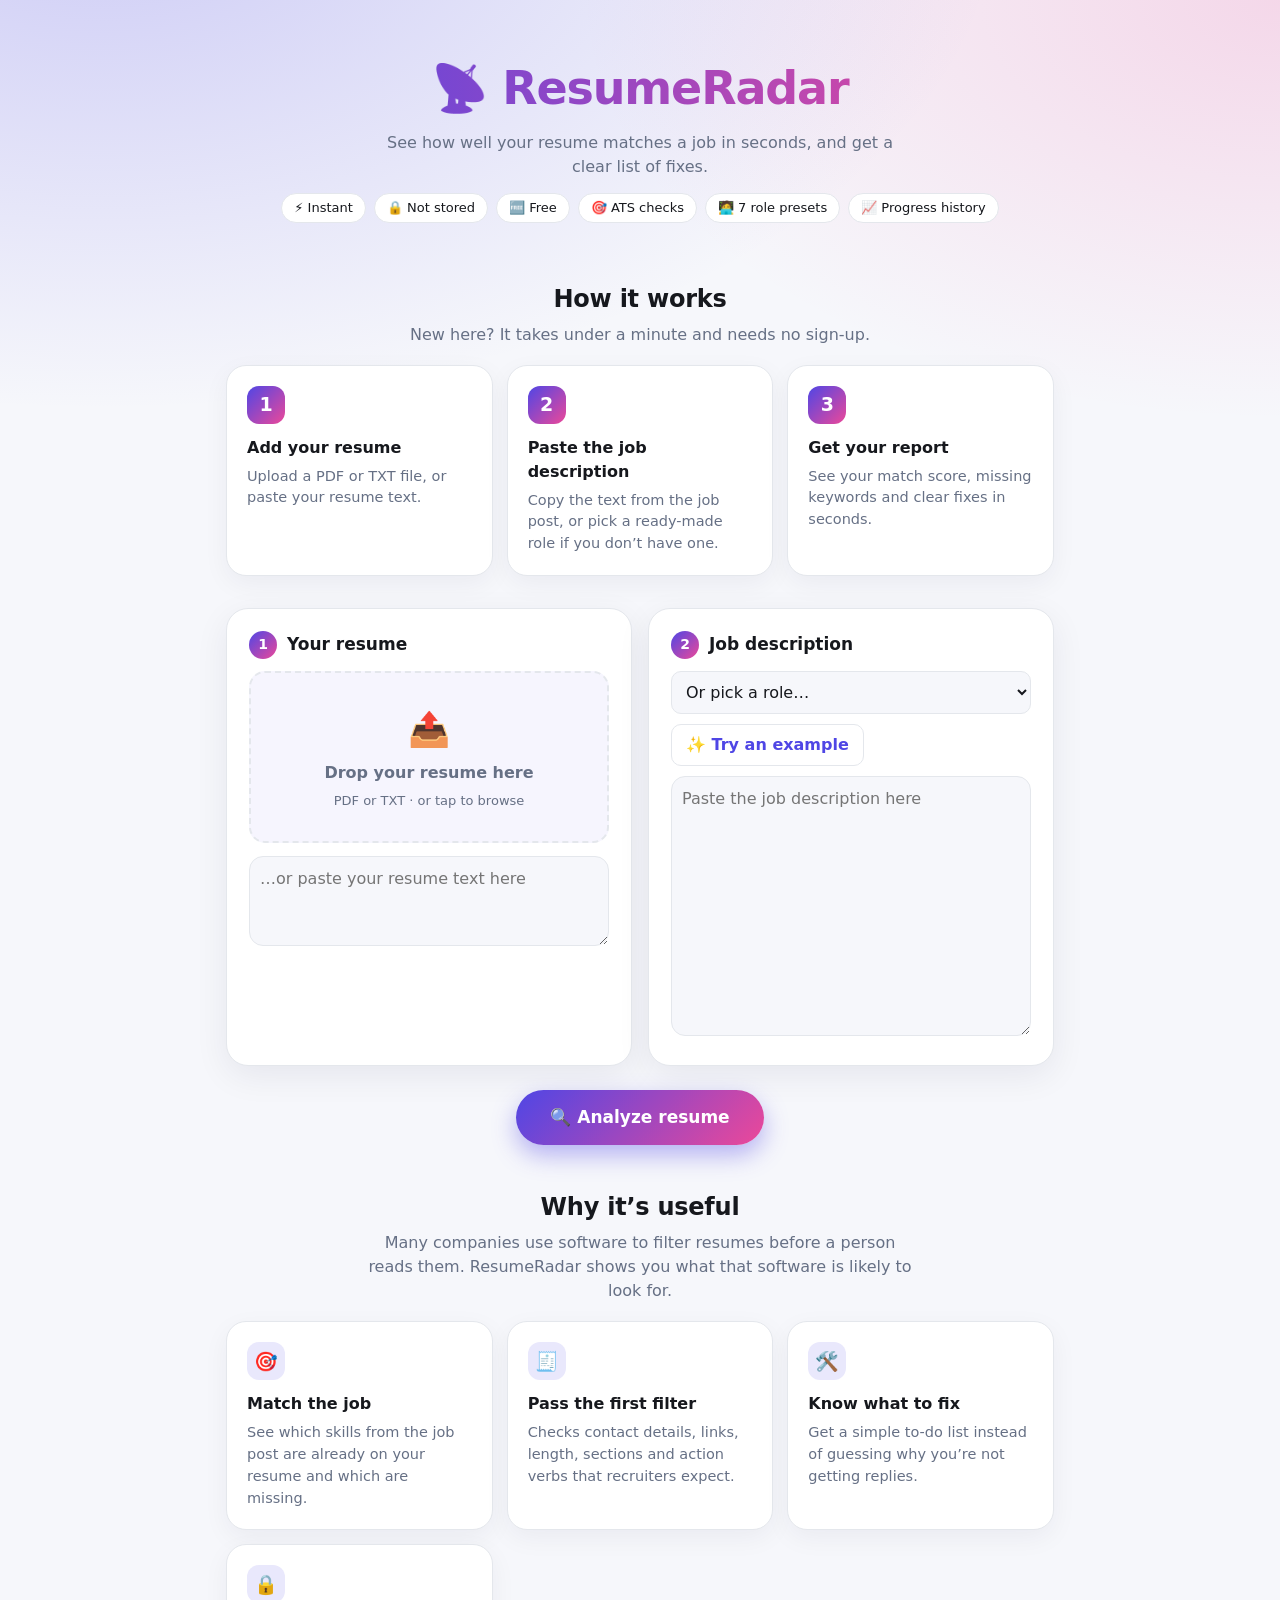
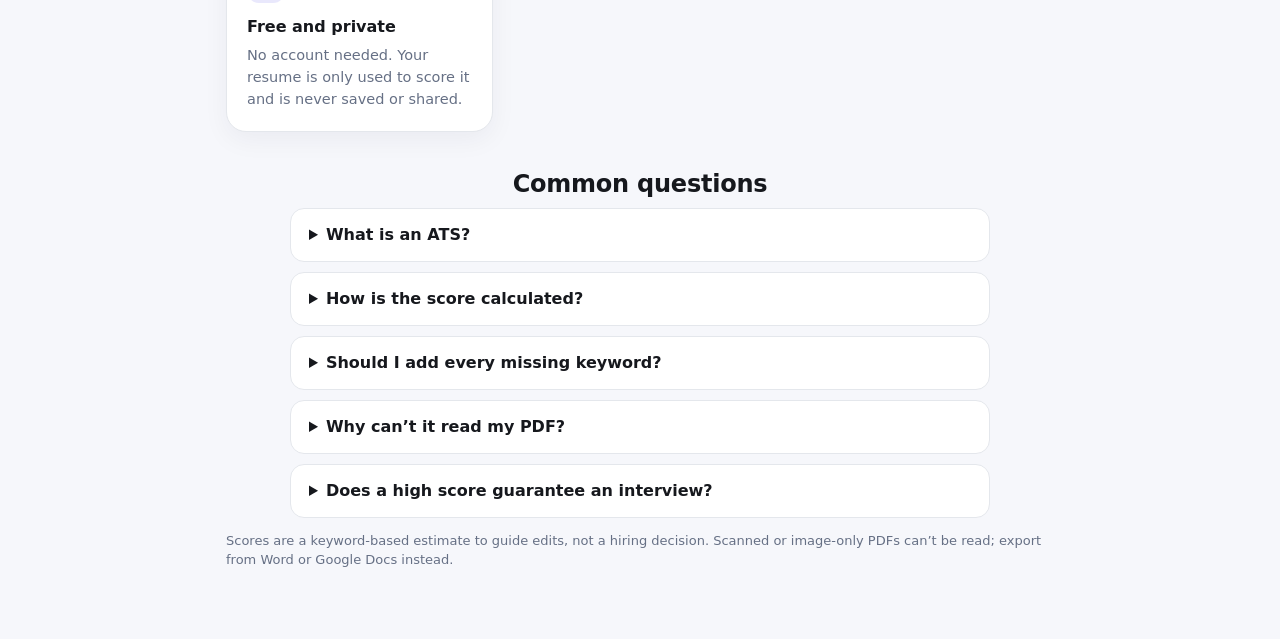
<file: static/index.html>
<!DOCTYPE html>
<html lang="en">
<head>
<meta charset="utf-8">
<meta name="viewport" content="width=device-width, initial-scale=1, viewport-fit=cover">
<title>ResumeRadar: check your resume against any job</title>
<meta name="description" content="Free resume checker. Match your resume to a job description and get ATS tips instantly.">
<link rel="stylesheet" href="resume-radar.css">
</head>
<body>
<main>
<div class="hero"><h1>📡 ResumeRadar</h1>
<p class="sub">See how well your resume matches a job in seconds, and get a clear list of fixes.</p>
<div class="pills"><span>⚡ Instant</span><span>🔒 Not stored</span><span>🆓 Free</span><span>🎯 ATS checks</span><span>🧑‍💻 7 role presets</span><span>📈 Progress history</span></div></div>

<section><h2 class="sec">How it works</h2>
<p class="sec-sub">New here? It takes under a minute and needs no sign-up.</p>
<div class="cards3">
<div class="st"><div class="bd">1</div><h3>Add your resume</h3><p>Upload a PDF or TXT file, or paste your resume text.</p></div>
<div class="st"><div class="bd">2</div><h3>Paste the job description</h3><p>Copy the text from the job post, or pick a ready-made role if you don’t have one.</p></div>
<div class="st"><div class="bd">3</div><h3>Get your report</h3><p>See your match score, missing keywords and clear fixes in seconds.</p></div>
</div></section>
<div class="grid">
<div class="card"><h2><span class="n">1</span>Your resume</h2>
<div id="drop" tabindex="0"><div><div class="ic">📤</div><b>Drop your resume here</b><br><span class="note">PDF or TXT · or tap to browse</span></div></div>
<input id="file" type="file" accept=".pdf,.txt" hidden>
<p class="note" id="fname"></p>
<textarea id="rtxt" placeholder="…or paste your resume text here" style="height:90px"></textarea></div>
<div class="card"><h2><span class="n">2</span>Job description</h2>
<div class="row" style="margin-bottom:10px"><select id="role" aria-label="Pick a role"></select><button class="g" id="ex" type="button">✨ Try an example</button></div>
<textarea id="jd" style="height:260px" placeholder="Paste the job description here"></textarea></div>
</div>
<div class="row"><button id="go">🔍 Analyze resume</button><span id="err" style="color:var(--bad)"></span></div>

<div id="out" hidden style="margin-top:20px">
<div class="card row" style="gap:20px"><div class="ring" id="ring"><div id="score"></div></div>
<div style="flex:1;min-width:220px"><h2 id="verdict"></h2><div id="bars"></div></div></div>
<div class="grid">
<div class="card"><h2>✅ Matched keywords</h2><div class="chips" id="m"></div></div>
<div class="card"><h2>❌ Missing keywords</h2><div class="chips" id="x"></div></div>
</div>
<div class="card"><h2>🧪 ATS &amp; quality checks</h2><ul id="chk"></ul></div>
<div class="card"><h2>💡 Suggestions</h2><ul id="sug"></ul>
<p><button class="g" id="cp">Copy report</button> <button class="g" id="pr">🖨️ Save as PDF</button></p></div>
</div>
<div class="card" id="hist" hidden><h2>🕘 Your recent checks</h2><div id="hl"></div><p><button class="g" id="hc">Clear history</button></p><p class="note">Saved only on this device.</p></div>
<section><h2 class="sec">Why it’s useful</h2>
<p class="sec-sub">Many companies use software to filter resumes before a person reads them. ResumeRadar shows you what that software is likely to look for.</p>
<div class="cards3">
<div class="st"><div class="bd em">🎯</div><h3>Match the job</h3><p>See which skills from the job post are already on your resume and which are missing.</p></div>
<div class="st"><div class="bd em">🧾</div><h3>Pass the first filter</h3><p>Checks contact details, links, length, sections and action verbs that recruiters expect.</p></div>
<div class="st"><div class="bd em">🛠️</div><h3>Know what to fix</h3><p>Get a simple to-do list instead of guessing why you’re not getting replies.</p></div>
<div class="st"><div class="bd em">🔒</div><h3>Free and private</h3><p>No account needed. Your resume is only used to score it and is never saved or shared.</p></div>
</div></section>
<section class="faq"><h2 class="sec">Common questions</h2>
<details><summary>What is an ATS?</summary><p>An Applicant Tracking System is software companies use to sort resumes by keywords and format before a recruiter reads them.</p></details>
<details><summary>How is the score calculated?</summary><p>60% keyword match with the job description, 15% for having the standard resume sections, and 25% for quality checks like contact info, links, length and measurable results. 70% or more is a strong match, 45–69% is decent, and below 45% needs work.</p></details>
<details><summary>Should I add every missing keyword?</summary><p>No. Only add skills you truly have, in the right place such as your skills section or project bullets. Never list skills you can’t back up in an interview.</p></details>
<details><summary>Why can’t it read my PDF?</summary><p>Scanned or image-only PDFs have no readable text. Export your resume as a PDF from Word or Google Docs, or paste the text instead.</p></details>
<details><summary>Does a high score guarantee an interview?</summary><p>No. It’s a guide to improve your resume for a specific job, not a hiring decision.</p></details>
</section>
<p class="note">Scores are a keyword-based estimate to guide edits, not a hiring decision. Scanned or image-only PDFs can’t be read; export from Word or Google Docs instead.</p>
</main>
<script src="resume-radar.js"></script>
</body>
</html>
</file>
<file: static/resume-radar.css>
:root{--bg:#f6f7fb;--card:#fff;--tx:#16181d;--mu:#667085;--bd:#e4e7ec;--ac:#4f46e5;--ok:#12a150;--bad:#d92d20;--warn:#dc8a00;box-sizing:border-box;padding-top:env(safe-area-inset-top,0px);padding-bottom:env(safe-area-inset-bottom,0px)}
@media (prefers-color-scheme:dark){:root:not([data-theme="light"]){--bg:#0f1117;--card:#181b24;--tx:#eceef3;--mu:#98a2b3;--bd:#2a2f3c;--ac:#818cf8;--ok:#32d583;--bad:#f97066;--warn:#fdb022}}
:root[data-theme="dark"]{--bg:#0f1117;--card:#181b24;--tx:#eceef3;--mu:#98a2b3;--bd:#2a2f3c;--ac:#818cf8;--ok:#32d583;--bad:#f97066;--warn:#fdb022}
html{scroll-padding-top:env(safe-area-inset-top,0px)}
*{box-sizing:border-box}
body{margin:0;background:var(--bg);color:var(--tx);font:16px/1.5 system-ui,-apple-system,"Segoe UI",Roboto,sans-serif}
main{max-width:860px;margin:0 auto;padding:24px 16px 56px}
h1{font-size:28px;margin:0 0 4px}h2{font-size:17px;margin:0 0 12px}
.sub{color:var(--mu);margin:0 0 20px}
.card{background:var(--card);border:1px solid var(--bd);border-radius:14px;padding:18px;margin-bottom:16px}
.grid{display:grid;grid-template-columns:1fr 1fr;gap:16px}
@media(max-width:700px){.grid{grid-template-columns:1fr}}
#drop{border:2px dashed var(--bd);border-radius:12px;padding:28px 12px;text-align:center;cursor:pointer;color:var(--mu);min-height:150px;display:flex;align-items:center;justify-content:center}
#drop.on,#drop:hover{border-color:var(--ac);color:var(--tx)}
textarea{width:100%;height:150px;border:1px solid var(--bd);border-radius:10px;padding:10px;background:var(--bg);color:var(--tx);font:inherit;resize:vertical}
button{background:var(--ac);color:#fff;border:0;border-radius:10px;padding:12px 20px;font:inherit;font-weight:600;cursor:pointer}
button.g{background:transparent;color:var(--ac);border:1px solid var(--bd);padding:8px 14px}
.row{display:flex;gap:10px;flex-wrap:wrap;align-items:center}
.ring{width:130px;height:130px;border-radius:50%;display:grid;place-items:center;flex:none}
.ring div{width:100px;height:100px;border-radius:50%;background:var(--card);display:grid;place-items:center;font-size:30px;font-weight:700}
.bar{height:8px;background:var(--bd);border-radius:6px;overflow:hidden;margin:4px 0 12px}.bar i{display:block;height:100%;background:var(--ac)}
.chips{display:flex;flex-wrap:wrap;gap:6px}
.chip{padding:3px 10px;border-radius:99px;font-size:13px;border:1px solid var(--bd)}
.chip.ok{color:var(--ok);border-color:var(--ok)}.chip.bad{color:var(--bad);border-color:var(--bad)}
ul{margin:0;padding-left:20px}li{margin:4px 0}
.lbl{display:flex;justify-content:space-between;font-size:14px}
.note{font-size:13px;color:var(--mu)}
[hidden]{display:none!important}
body{background:radial-gradient(900px 500px at 8% -10%,color-mix(in srgb,var(--ac) 24%,transparent),transparent),radial-gradient(700px 420px at 100% 0,color-mix(in srgb,#ec4899 18%,transparent),transparent),var(--bg);background-attachment:fixed}
.hero{text-align:center;padding:30px 0 24px}
.hero h1{font-size:clamp(30px,7vw,46px);letter-spacing:-.025em;margin:0 0 8px;background:linear-gradient(90deg,var(--ac),#ec4899);-webkit-background-clip:text;background-clip:text;color:transparent}
.hero .sub{max-width:520px;margin:0 auto 14px}
.pills{display:flex;gap:8px;justify-content:center;flex-wrap:wrap}
.pills span{font-size:13px;padding:4px 12px;border-radius:99px;border:1px solid var(--bd);background:var(--card)}
.card{border-radius:22px;box-shadow:0 10px 34px rgba(20,20,50,.07);padding:22px}
.n{width:28px;height:28px;border-radius:50%;background:linear-gradient(135deg,var(--ac),#ec4899);color:#fff;display:inline-grid;place-items:center;font-size:14px;margin-right:10px;vertical-align:middle}
#drop{border-radius:16px;background:color-mix(in srgb,var(--ac) 5%,transparent);transition:.2s;line-height:1.7}
#drop.on,#drop:hover{background:color-mix(in srgb,var(--ac) 12%,transparent);transform:translateY(-2px)}
#drop .ic{font-size:34px}
textarea{border-radius:14px;transition:.2s}
textarea:focus{outline:none;border-color:var(--ac);box-shadow:0 0 0 4px color-mix(in srgb,var(--ac) 18%,transparent)}
.row:has(#go){justify-content:center;flex-direction:column;margin:8px 0}
#go{background:linear-gradient(135deg,var(--ac),#ec4899);border-radius:99px;padding:15px 34px;font-size:17px;box-shadow:0 10px 24px color-mix(in srgb,var(--ac) 40%,transparent);transition:.2s}
#go:hover{transform:translateY(-2px) scale(1.02)}
#out .card{animation:up .5s both}
#out .card:nth-child(2){animation-delay:.08s}#out .card:nth-child(3){animation-delay:.16s}#out .card:nth-child(4){animation-delay:.24s}
@keyframes up{from{opacity:0;transform:translateY(14px)}to{opacity:1;transform:none}}
.ring{width:156px;height:156px;box-shadow:0 0 30px color-mix(in srgb,var(--ac) 25%,transparent)}
.ring div{width:122px;height:122px;font-size:38px}
.bar{height:10px}.bar i{background:linear-gradient(90deg,var(--ac),#ec4899);transition:width .8s}
.chip{padding:4px 12px}
.chip.ok{background:color-mix(in srgb,var(--ok) 13%,transparent);border-color:transparent}
.chip.bad{background:color-mix(in srgb,var(--bad) 13%,transparent);border-color:transparent}
li{padding:2px 0}

.sec{text-align:center;font-size:24px;letter-spacing:-.01em;margin:34px 0 6px}
.sec-sub{text-align:center;color:var(--mu);margin:0 auto 18px;max-width:560px}
.cards3{display:grid;gap:14px;grid-template-columns:repeat(auto-fit,minmax(200px,1fr))}
.st{background:var(--card);border:1px solid var(--bd);border-radius:20px;padding:20px;box-shadow:0 8px 26px rgba(20,20,50,.05);transition:.2s}
.st:hover{transform:translateY(-3px)}
.st .bd{width:38px;height:38px;border-radius:12px;display:grid;place-items:center;font-size:19px;font-weight:700;color:#fff;background:linear-gradient(135deg,var(--ac),#ec4899);margin-bottom:12px}
.st .em{background:color-mix(in srgb,var(--ac) 12%,transparent);color:inherit}
.st h3{font-size:16px;margin:0 0 6px}.st p{margin:0;color:var(--mu);font-size:14.5px}
.faq{max-width:700px;margin:0 auto}
details{background:var(--card);border:1px solid var(--bd);border-radius:14px;padding:14px 18px;margin-bottom:10px}
summary{cursor:pointer;font-weight:600}
details p{margin:10px 0 0;color:var(--mu);font-size:14.5px}
.score-guide{display:flex;gap:8px;flex-wrap:wrap;margin-top:10px}

select{flex:1;min-width:180px;padding:10px;border-radius:10px;border:1px solid var(--bd);background:var(--bg);color:var(--tx);font:inherit}
.hrow{display:flex;justify-content:space-between;align-items:center;gap:10px;padding:10px 0;border-bottom:1px solid var(--bd)}
.hrow div{display:flex;flex-direction:column;flex:1;min-width:0}
.hrow span{overflow:hidden;text-overflow:ellipsis;white-space:nowrap}
.hrow small,.delta{color:var(--mu);font-size:12.5px;font-style:normal}
.hrow b{font-size:18px}
@media print{body>main>*:not(#out){display:none!important}body{background:#fff}#out .card{animation:none;box-shadow:none}#cp,#pr{display:none}}

.cards3{margin-bottom:32px}
select{text-overflow:ellipsis}
</file>
